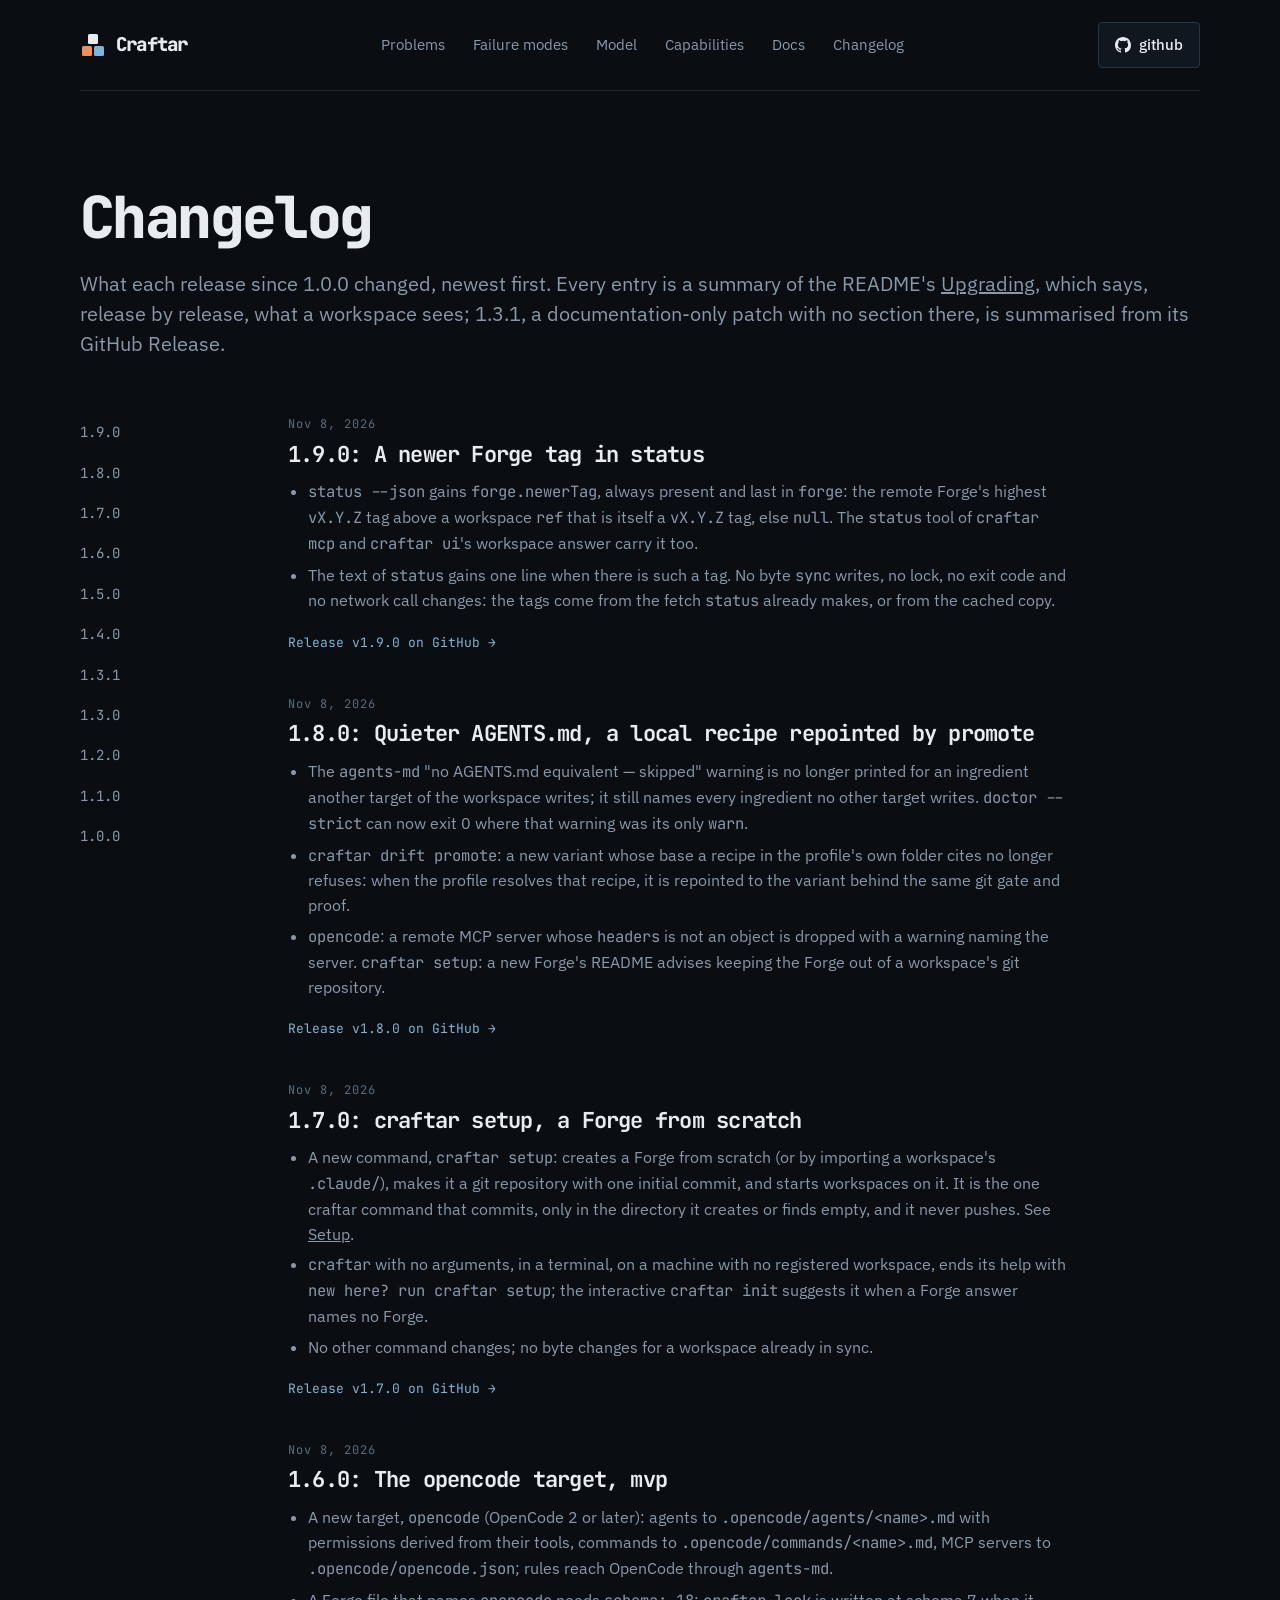
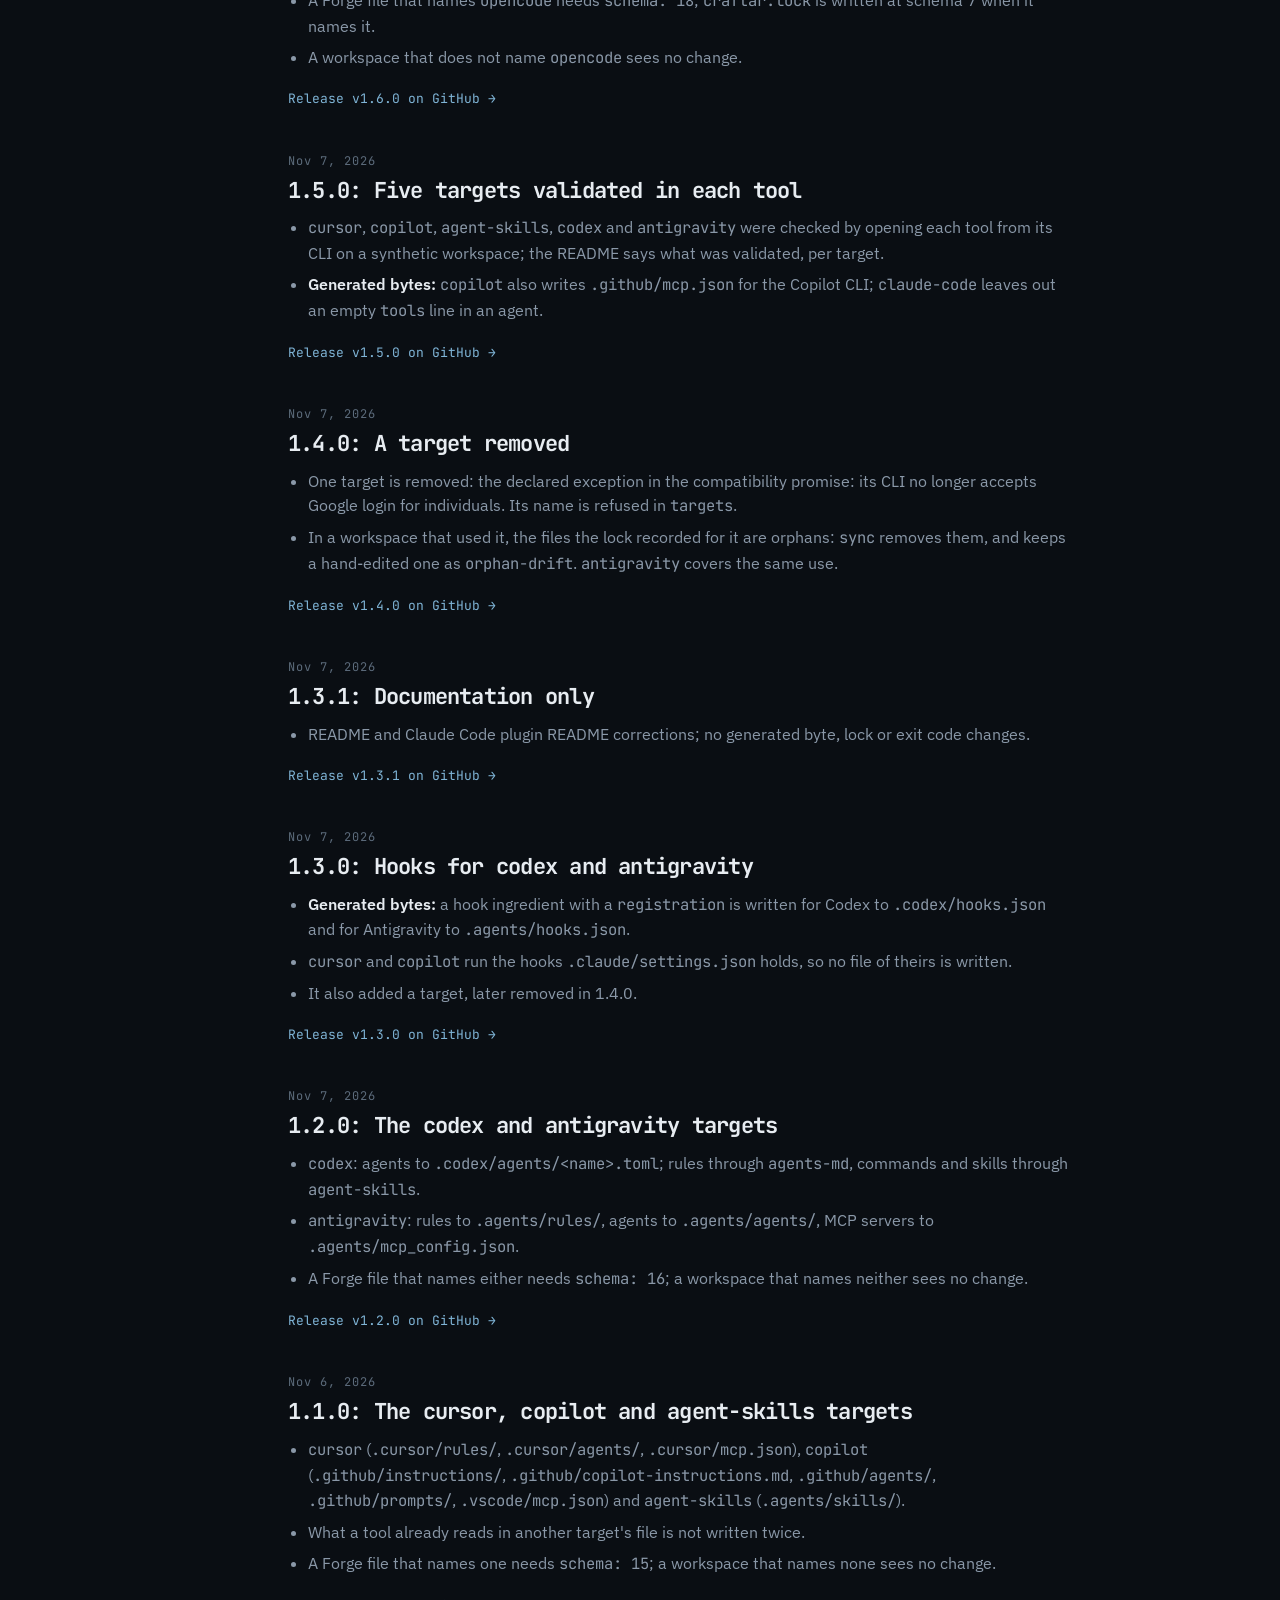
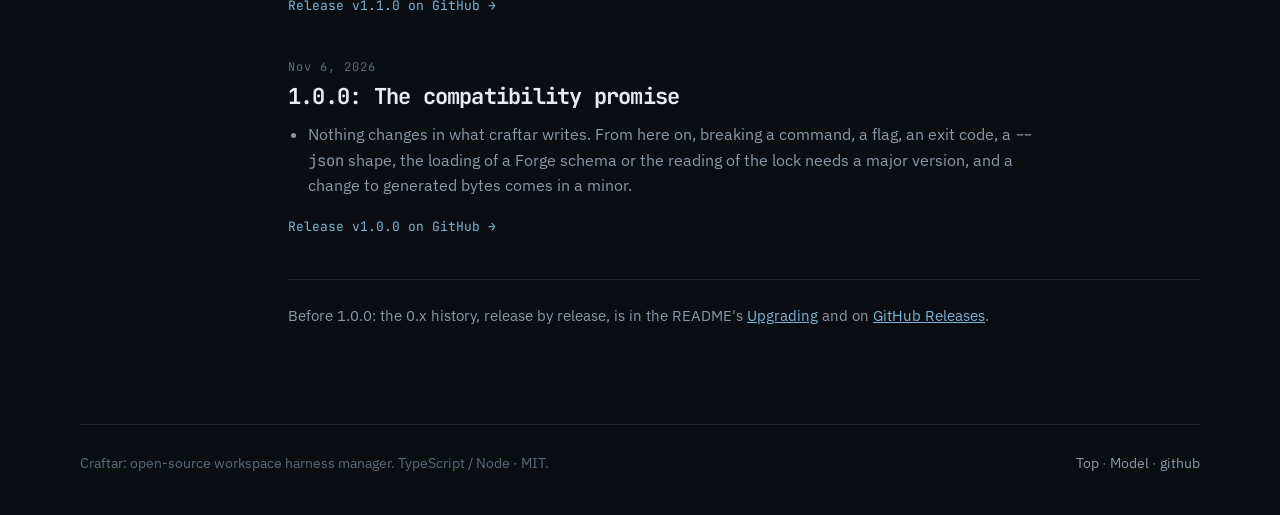
<file: changelog/index.html>
<!DOCTYPE html>
<html lang="en">
<head>
<meta charset="utf-8">
<meta name="viewport" content="width=device-width, initial-scale=1">
<title>Craftar changelog: every release since 1.0.0</title>
<meta name="description" content="What each Craftar release since 1.0.0 changed (new targets, generated-byte changes and what a workspace sees), with the 0.x history linked.">
<link rel="canonical" href="https://craftar.dev/changelog/">
<meta name="theme-color" content="#0A0E13">

<link rel="icon" type="image/png" sizes="32x32" href="/favicon-32x32.png">
<link rel="icon" type="image/png" sizes="16x16" href="/favicon-16x16.png">
<link rel="icon" type="image/png" sizes="192x192" href="/favicon-192x192.png">
<link rel="apple-touch-icon" href="/apple-touch-icon.png">

<meta property="og:type" content="website">
<meta property="og:site_name" content="Craftar">
<meta property="og:url" content="https://craftar.dev/changelog/">
<meta property="og:title" content="Craftar changelog: every release since 1.0.0">
<meta property="og:description" content="What each Craftar release since 1.0.0 changed (new targets, generated-byte changes and what a workspace sees), with the 0.x history linked.">
<meta property="og:image" content="https://craftar.dev/og.png">
<meta property="og:image:type" content="image/png">
<meta property="og:image:width" content="1200">
<meta property="og:image:height" content="630">
<meta property="og:image:alt" content="Craftar: a build system for AI-coding harnesses. Emits to .claude/, .mcp.json, .kiro/, AGENTS.md, .cursor/, .github/, .agents/, .codex/ and .opencode/.">

<meta name="twitter:card" content="summary_large_image">
<meta name="twitter:title" content="Craftar changelog: every release since 1.0.0">
<meta name="twitter:description" content="What each Craftar release since 1.0.0 changed (new targets, generated-byte changes and what a workspace sees), with the 0.x history linked.">
<meta name="twitter:image" content="https://craftar.dev/og.png">
<script type="application/ld+json">
{"@context":"https://schema.org","@type":"TechArticle","headline":"Craftar changelog: every release since 1.0.0","description":"What each Craftar release since 1.0.0 changed (new targets, generated-byte changes and what a workspace sees), with the 0.x history linked.","url":"https://craftar.dev/changelog/","isPartOf":{"@type":"WebSite","name":"Craftar","url":"https://craftar.dev/"}}
</script>
<link rel="preconnect" href="https://fonts.googleapis.com">
<link rel="stylesheet" href="https://fonts.googleapis.com/css2?family=JetBrains+Mono:wght@400;500;600;700;800&family=IBM+Plex+Sans:wght@400;500;600&display=swap">
<link rel="stylesheet" href="/site.css">
<style>
  .docs { grid-template-columns: minmax(0, 160px) minmax(0, 1fr); }
  @media (max-width: 960px) { .docs { grid-template-columns: minmax(0, 1fr); } .doc-index ol { grid-template-columns: repeat(4, minmax(0, 1fr)); } }
  @media (max-width: 520px) { .doc-index ol { grid-template-columns: repeat(2, minmax(0, 1fr)); } }
  .doc-index ol { font-family: var(--mono); }
  .doc-entries { gap: 40px; }
  .doc-entry h2 { margin-bottom: 12px; }
  .changes { margin: 0 0 14px; padding-left: 20px; color: var(--muted); font-size: 15.5px; display: grid; gap: 6px; }
  .changes strong { color: var(--text); font-weight: 600; }
  .before { color: var(--muted); font-size: 15px; border-top: 1px solid var(--seam); padding-top: 24px; }
  .before a { color: var(--steel); }
</style>
</head>
<body>

<div class="wrap">
  <nav aria-label="Primary">
    <a class="logo" href="/" aria-label="Craftar home">
      <svg viewBox="0 0 26 26" fill="none" aria-hidden="true">
        <rect x="2" y="14" width="10" height="10" rx="1.5" fill="#E9915A"/>
        <rect x="14" y="14" width="10" height="10" rx="1.5" fill="#7FB4D6"/>
        <rect x="8" y="2" width="10" height="10" rx="1.5" fill="#E7ECF1"/>
      </svg>
      Craftar
    </a>
    <ul>
      <li><a href="/#problem">Problems</a></li>
      <li><a href="/#failures">Failure modes</a></li>
      <li><a href="/#model">Model</a></li>
      <li><a href="/#features">Capabilities</a></li>
      <li><a href="/docs/">Docs</a></li>
      <li><a href="/changelog/" aria-current="page">Changelog</a></li>
    </ul>
    <a class="btn" href="https://github.com/llima/craftar-cli" rel="noopener">
      <svg viewBox="0 0 16 16" fill="currentColor" aria-hidden="true"><path d="M8 0C3.58 0 0 3.58 0 8c0 3.54 2.29 6.53 5.47 7.59.4.07.55-.17.55-.38 0-.19-.01-.82-.01-1.49-2.01.37-2.53-.49-2.69-.94-.09-.23-.48-.94-.82-1.13-.28-.15-.68-.52-.01-.53.63-.01 1.08.58 1.23.82.72 1.21 1.87.87 2.33.66.07-.52.28-.87.51-1.07-1.78-.2-3.64-.89-3.64-3.95 0-.87.31-1.59.82-2.15-.08-.2-.36-1.02.08-2.12 0 0 .67-.21 2.2.82a7.6 7.6 0 0 1 4 0c1.53-1.04 2.2-.82 2.2-.82.44 1.1.16 1.92.08 2.12.51.56.82 1.27.82 2.15 0 3.07-1.87 3.75-3.65 3.95.29.25.54.73.54 1.48 0 1.07-.01 1.93-.01 2.2 0 .21.15.46.55.38A8.01 8.01 0 0 0 16 8c0-4.42-3.58-8-8-8z"/></svg>
      github
    </a>
  </nav>

  <section id="changelog">
    <h1>Changelog</h1>
    <p class="lede" style="margin-top:22px">What each release since 1.0.0 changed, newest first. Every entry is a summary of the README's <a href="https://github.com/llima/craftar-cli#upgrading" rel="noopener">Upgrading</a>, which says, release by release, what a workspace sees; 1.3.1, a documentation-only patch with no section there, is summarised from its GitHub Release.</p>

    <div class="docs">
      <nav class="doc-index" aria-label="Releases">
        <ol>
          <li><a href="#v1-9-0">1.9.0</a></li>
          <li><a href="#v1-8-0">1.8.0</a></li>
          <li><a href="#v1-7-0">1.7.0</a></li>
          <li><a href="#v1-6-0">1.6.0</a></li>
          <li><a href="#v1-5-0">1.5.0</a></li>
          <li><a href="#v1-4-0">1.4.0</a></li>
          <li><a href="#v1-3-1">1.3.1</a></li>
          <li><a href="#v1-3-0">1.3.0</a></li>
          <li><a href="#v1-2-0">1.2.0</a></li>
          <li><a href="#v1-1-0">1.1.0</a></li>
          <li><a href="#v1-0-0">1.0.0</a></li>
        </ol>
      </nav>

      <div class="doc-entries">
        <article class="doc-entry" id="v1-9-0">
          <div class="id"><time datetime="2026-11-08">Nov 8, 2026</time></div>
          <h2>1.9.0: A newer Forge tag in status</h2>
          <ul class="changes">
            <li><code>status --json</code> gains <code>forge.newerTag</code>, always present and last in <code>forge</code>: the remote Forge's highest <code>vX.Y.Z</code> tag above a workspace <code>ref</code> that is itself a <code>vX.Y.Z</code> tag, else <code>null</code>. The <code>status</code> tool of <code>craftar mcp</code> and <code>craftar ui</code>'s workspace answer carry it too.</li>
            <li>The text of <code>status</code> gains one line when there is such a tag. No byte <code>sync</code> writes, no lock, no exit code and no network call changes: the tags come from the fetch <code>status</code> already makes, or from the cached copy.</li>
          </ul>
          <a class="doc-back" href="https://github.com/llima/craftar-cli/releases/tag/v1.9.0" rel="noopener">Release v1.9.0 on GitHub →</a>
        </article>

        <article class="doc-entry" id="v1-8-0">
          <div class="id"><time datetime="2026-11-08">Nov 8, 2026</time></div>
          <h2>1.8.0: Quieter AGENTS.md, a local recipe repointed by promote</h2>
          <ul class="changes">
            <li>The <code>agents-md</code> "no AGENTS.md equivalent — skipped" warning is no longer printed for an ingredient another target of the workspace writes; it still names every ingredient no other target writes. <code>doctor --strict</code> can now exit 0 where that warning was its only <code>warn</code>.</li>
            <li><code>craftar drift promote</code>: a new variant whose base a recipe in the profile's own folder cites no longer refuses: when the profile resolves that recipe, it is repointed to the variant behind the same git gate and proof.</li>
            <li><code>opencode</code>: a remote MCP server whose <code>headers</code> is not an object is dropped with a warning naming the server. <code>craftar setup</code>: a new Forge's README advises keeping the Forge out of a workspace's git repository.</li>
          </ul>
          <a class="doc-back" href="https://github.com/llima/craftar-cli/releases/tag/v1.8.0" rel="noopener">Release v1.8.0 on GitHub →</a>
        </article>

        <article class="doc-entry" id="v1-7-0">
          <div class="id"><time datetime="2026-11-08">Nov 8, 2026</time></div>
          <h2>1.7.0: craftar setup, a Forge from scratch</h2>
          <ul class="changes">
            <li>A new command, <code>craftar setup</code>: creates a Forge from scratch (or by importing a workspace's <code>.claude/</code>), makes it a git repository with one initial commit, and starts workspaces on it. It is the one craftar command that commits, only in the directory it creates or finds empty, and it never pushes. See <a href="/docs/#setup">Setup</a>.</li>
            <li><code>craftar</code> with no arguments, in a terminal, on a machine with no registered workspace, ends its help with <code>new here? run craftar setup</code>; the interactive <code>craftar init</code> suggests it when a Forge answer names no Forge.</li>
            <li>No other command changes; no byte changes for a workspace already in sync.</li>
          </ul>
          <a class="doc-back" href="https://github.com/llima/craftar-cli/releases/tag/v1.7.0" rel="noopener">Release v1.7.0 on GitHub →</a>
        </article>

        <article class="doc-entry" id="v1-6-0">
          <div class="id"><time datetime="2026-11-08">Nov 8, 2026</time></div>
          <h2>1.6.0: The opencode target, mvp</h2>
          <ul class="changes">
            <li>A new target, <code>opencode</code> (OpenCode 2 or later): agents to <code>.opencode/agents/&lt;name&gt;.md</code> with permissions derived from their tools, commands to <code>.opencode/commands/&lt;name&gt;.md</code>, MCP servers to <code>.opencode/opencode.json</code>; rules reach OpenCode through <code>agents-md</code>.</li>
            <li>A Forge file that names <code>opencode</code> needs <code>schema: 18</code>; <code>craftar.lock</code> is written at schema 7 when it names it.</li>
            <li>A workspace that does not name <code>opencode</code> sees no change.</li>
          </ul>
          <a class="doc-back" href="https://github.com/llima/craftar-cli/releases/tag/v1.6.0" rel="noopener">Release v1.6.0 on GitHub →</a>
        </article>

        <article class="doc-entry" id="v1-5-0">
          <div class="id"><time datetime="2026-11-07">Nov 7, 2026</time></div>
          <h2>1.5.0: Five targets validated in each tool</h2>
          <ul class="changes">
            <li><code>cursor</code>, <code>copilot</code>, <code>agent-skills</code>, <code>codex</code> and <code>antigravity</code> were checked by opening each tool from its CLI on a synthetic workspace; the README says what was validated, per target.</li>
            <li><strong>Generated bytes:</strong> <code>copilot</code> also writes <code>.github/mcp.json</code> for the Copilot CLI; <code>claude-code</code> leaves out an empty <code>tools</code> line in an agent.</li>
          </ul>
          <a class="doc-back" href="https://github.com/llima/craftar-cli/releases/tag/v1.5.0" rel="noopener">Release v1.5.0 on GitHub →</a>
        </article>

        <article class="doc-entry" id="v1-4-0">
          <div class="id"><time datetime="2026-11-07">Nov 7, 2026</time></div>
          <h2>1.4.0: A target removed</h2>
          <ul class="changes">
            <li>One target is removed: the declared exception in the compatibility promise: its CLI no longer accepts Google login for individuals. Its name is refused in <code>targets</code>.</li>
            <li>In a workspace that used it, the files the lock recorded for it are orphans: <code>sync</code> removes them, and keeps a hand-edited one as <code>orphan-drift</code>. <code>antigravity</code> covers the same use.</li>
          </ul>
          <a class="doc-back" href="https://github.com/llima/craftar-cli/releases/tag/v1.4.0" rel="noopener">Release v1.4.0 on GitHub →</a>
        </article>

        <article class="doc-entry" id="v1-3-1">
          <div class="id"><time datetime="2026-11-07">Nov 7, 2026</time></div>
          <h2>1.3.1: Documentation only</h2>
          <ul class="changes">
            <li>README and Claude Code plugin README corrections; no generated byte, lock or exit code changes.</li>
          </ul>
          <a class="doc-back" href="https://github.com/llima/craftar-cli/releases/tag/v1.3.1" rel="noopener">Release v1.3.1 on GitHub →</a>
        </article>

        <article class="doc-entry" id="v1-3-0">
          <div class="id"><time datetime="2026-11-07">Nov 7, 2026</time></div>
          <h2>1.3.0: Hooks for codex and antigravity</h2>
          <ul class="changes">
            <li><strong>Generated bytes:</strong> a hook ingredient with a <code>registration</code> is written for Codex to <code>.codex/hooks.json</code> and for Antigravity to <code>.agents/hooks.json</code>.</li>
            <li><code>cursor</code> and <code>copilot</code> run the hooks <code>.claude/settings.json</code> holds, so no file of theirs is written.</li>
            <li>It also added a target, later removed in 1.4.0.</li>
          </ul>
          <a class="doc-back" href="https://github.com/llima/craftar-cli/releases/tag/v1.3.0" rel="noopener">Release v1.3.0 on GitHub →</a>
        </article>

        <article class="doc-entry" id="v1-2-0">
          <div class="id"><time datetime="2026-11-07">Nov 7, 2026</time></div>
          <h2>1.2.0: The codex and antigravity targets</h2>
          <ul class="changes">
            <li><code>codex</code>: agents to <code>.codex/agents/&lt;name&gt;.toml</code>; rules through <code>agents-md</code>, commands and skills through <code>agent-skills</code>.</li>
            <li><code>antigravity</code>: rules to <code>.agents/rules/</code>, agents to <code>.agents/agents/</code>, MCP servers to <code>.agents/mcp_config.json</code>.</li>
            <li>A Forge file that names either needs <code>schema: 16</code>; a workspace that names neither sees no change.</li>
          </ul>
          <a class="doc-back" href="https://github.com/llima/craftar-cli/releases/tag/v1.2.0" rel="noopener">Release v1.2.0 on GitHub →</a>
        </article>

        <article class="doc-entry" id="v1-1-0">
          <div class="id"><time datetime="2026-11-06">Nov 6, 2026</time></div>
          <h2>1.1.0: The cursor, copilot and agent-skills targets</h2>
          <ul class="changes">
            <li><code>cursor</code> (<code>.cursor/rules/</code>, <code>.cursor/agents/</code>, <code>.cursor/mcp.json</code>), <code>copilot</code> (<code>.github/instructions/</code>, <code>.github/copilot-instructions.md</code>, <code>.github/agents/</code>, <code>.github/prompts/</code>, <code>.vscode/mcp.json</code>) and <code>agent-skills</code> (<code>.agents/skills/</code>).</li>
            <li>What a tool already reads in another target's file is not written twice.</li>
            <li>A Forge file that names one needs <code>schema: 15</code>; a workspace that names none sees no change.</li>
          </ul>
          <a class="doc-back" href="https://github.com/llima/craftar-cli/releases/tag/v1.1.0" rel="noopener">Release v1.1.0 on GitHub →</a>
        </article>

        <article class="doc-entry" id="v1-0-0">
          <div class="id"><time datetime="2026-11-06">Nov 6, 2026</time></div>
          <h2>1.0.0: The compatibility promise</h2>
          <ul class="changes">
            <li>Nothing changes in what craftar writes. From here on, breaking a command, a flag, an exit code, a <code>--json</code> shape, the loading of a Forge schema or the reading of the lock needs a major version, and a change to generated bytes comes in a minor.</li>
          </ul>
          <a class="doc-back" href="https://github.com/llima/craftar-cli/releases/tag/v1.0.0" rel="noopener">Release v1.0.0 on GitHub →</a>
        </article>

        <p class="before">Before 1.0.0: the 0.x history, release by release, is in the README's <a href="https://github.com/llima/craftar-cli#upgrading" rel="noopener">Upgrading</a> and on <a href="https://github.com/llima/craftar-cli/releases" rel="noopener">GitHub Releases</a>.</p>
      </div>
    </div>
  </section>

  <footer>
    <span>Craftar: open-source workspace harness manager. TypeScript / Node · MIT.</span>
    <span><a href="#changelog">Top</a> · <a href="/#model">Model</a> · <a href="https://github.com/llima/craftar-cli" rel="noopener">github</a></span>
  </footer>
</div>
</body>
</html>
</file>
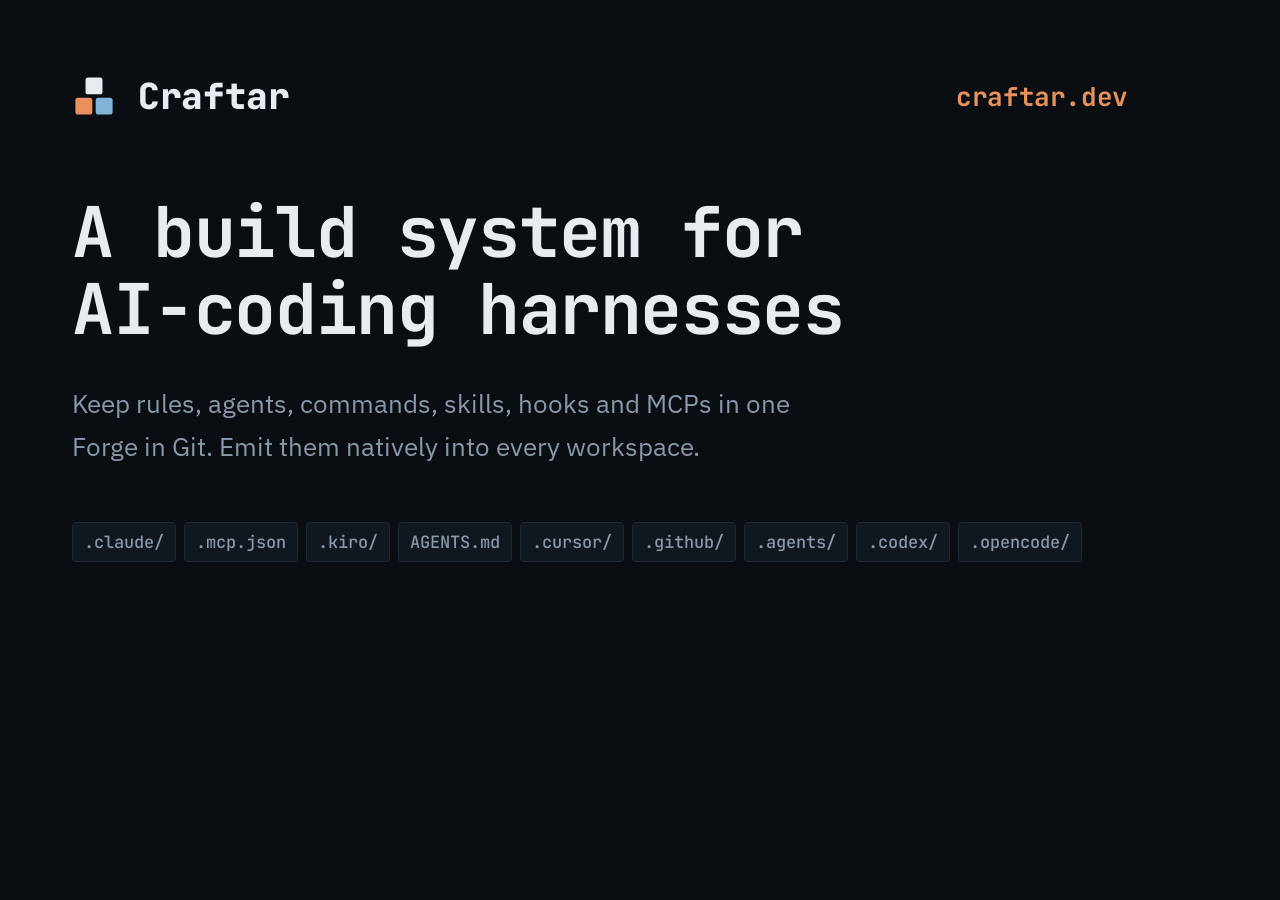
<file: og.html>
<!DOCTYPE html>
<html lang="en">
<head>
<meta charset="utf-8">
<meta name="robots" content="noindex">
<title>Craftar — og.png source</title>
<!-- Source of /og.png. Render the .card element at 1200×630 (device scale 1) and save it as og.png. -->
<link rel="preconnect" href="https://fonts.googleapis.com">
<link rel="stylesheet" href="https://fonts.googleapis.com/css2?family=JetBrains+Mono:wght@500;700;800&family=IBM+Plex+Sans:wght@400&display=swap">
<style>
  :root {
    --ink: #0A0E13; --plate: #11171F; --seam: #1C2733;
    --text: #E7ECF1; --muted: #8A98A8; --ember: #E9915A;
    --mono: "JetBrains Mono", "SFMono-Regular", Menlo, Consolas, monospace;
    --body: "IBM Plex Sans", "Helvetica Neue", Arial, sans-serif;
  }
  html, body { margin: 0; background: var(--ink); }
  .card {
    position: relative; width: 1200px; height: 630px; overflow: hidden; box-sizing: border-box;
    padding: 72px 72px 0; color: var(--text); background-color: var(--ink);
  }
  .brand { display: flex; align-items: center; gap: 22px; font-family: var(--mono); font-weight: 800; font-size: 36px; letter-spacing: -.01em; }
  .brand svg { width: 44px; height: 44px; }
  h1 { margin: 74px 0 0; font-family: var(--mono); font-weight: 700; font-size: 70px; line-height: 1.1; letter-spacing: -.02em; }
  p { margin: 34px 0 0; max-width: 760px; font-family: var(--body); font-size: 26px; line-height: 1.65; color: var(--muted); }
  .foot { position: absolute; left: 72px; right: 72px; bottom: 68px; display: flex; align-items: center; justify-content: space-between; }
  .chips { display: flex; gap: 8px; }
  .chip { font-family: var(--mono); font-weight: 500; font-size: 17px; color: var(--muted); background: var(--plate); border: 1px solid var(--seam); border-radius: 4px; padding: 8px 11px; }
  .site { font-family: var(--mono); font-weight: 700; font-size: 26px; color: var(--ember); margin-left: auto; }
</style>
</head>
<body>
<div class="card">
  <div class="brand">
    <svg viewBox="0 0 26 26" aria-hidden="true">
      <rect x="2" y="14" width="10" height="10" rx="1.5" fill="#E9915A"/>
      <rect x="14" y="14" width="10" height="10" rx="1.5" fill="#7FB4D6"/>
      <rect x="8" y="2" width="10" height="10" rx="1.5" fill="#E7ECF1"/>
    </svg>
    Craftar
    <span class="site">craftar.dev</span>
  </div>
  <h1>A build system for<br>AI-coding harnesses</h1>
  <p>Keep rules, agents, commands, skills, hooks and MCPs in one Forge in Git. Emit them natively into every workspace.</p>
  <div class="foot">
    <div class="chips">
      <span class="chip">.claude/</span>
      <span class="chip">.mcp.json</span>
      <span class="chip">.kiro/</span>
      <span class="chip">AGENTS.md</span>
      <span class="chip">.cursor/</span>
      <span class="chip">.github/</span>
      <span class="chip">.agents/</span>
      <span class="chip">.codex/</span>
      <span class="chip">.opencode/</span>
    </div>
  </div>
</div>
</body>
</html>
</file>
<file: site.css>
:root {
  --ink: #0A0E13;
  --plate: #11171F;
  --plate-2: #161E28;
  --seam: #1C2733;
  --seam-2: #263443;
  --text: #E7ECF1;
  --muted: #8A98A8;
  --faint: #5C6B7B;
  --ember: #E9915A;
  --ember-soft: rgba(233,145,90,.14);
  --steel: #7FB4D6;
  --steel-soft: rgba(127,180,214,.14);
  --ok: #7BC48A;
  --warn: #E0B35A;
  --display: "JetBrains Mono", "SFMono-Regular", Menlo, Consolas, monospace;
  --body: "IBM Plex Sans", "Helvetica Neue", Arial, sans-serif;
  --mono: "JetBrains Mono", "SFMono-Regular", Menlo, Consolas, monospace;
  --w: 1120px;
  --r: 4px;
}
* { box-sizing: border-box; }
html { color-scheme: dark; scroll-behavior: smooth; }
body {
  margin: 0; background: var(--ink); color: var(--text);
  font-family: var(--body); font-size: 17px; line-height: 1.6;
  -webkit-font-smoothing: antialiased;
  padding-block: 0; padding-inline: 24px;
}
@media (prefers-reduced-motion: reduce) { html { scroll-behavior: auto; } *, *::before, *::after { animation: none !important; transition: none !important; } }
a { color: inherit; }
a:focus-visible, button:focus-visible { outline: 2px solid var(--steel); outline-offset: 3px; }
code, pre, kbd, .mono { font-family: var(--mono); }
/* JetBrains Mono ligatures turn <!-- and --> into arrows; a literal marker must read as typed */
code.nolig { font-variant-ligatures: none; font-feature-settings: "calt" 0, "liga" 0; }
.wrap { max-width: var(--w); margin-inline: auto; }
h1, h2, h3 { font-family: var(--display); text-wrap: balance; margin: 0; letter-spacing: -.03em; }
h1 { font-size: clamp(34px, 4.6vw, 58px); line-height: 1.04; font-weight: 800; letter-spacing: -.045em; }
h2 { font-size: clamp(24px, 2.8vw, 36px); line-height: 1.12; font-weight: 700; letter-spacing: -.035em; }
h3 { font-size: 18px; line-height: 1.3; font-weight: 700; }
p { margin: 0; }
.lede { font-size: 20px; line-height: 1.5; color: var(--muted); }
.prose { color: var(--muted); }
.prose p + p { margin-top: 1em; }
.prose strong, .lede strong { color: var(--text); font-weight: 600; }
section { padding-block: 96px; border-top: 1px solid var(--seam); }
@media (max-width: 720px) { section { padding-block: 64px; } body { font-size: 16px; } }

/* ---------- nav ---------- */
nav { display: flex; align-items: center; justify-content: space-between; gap: 24px; padding-block: 22px; }
.logo { display: inline-flex; align-items: center; gap: 10px; text-decoration: none; font-family: var(--display); font-weight: 800; font-size: 19px; letter-spacing: -.04em; }
.logo svg { width: 26px; height: 26px; }
nav ul { list-style: none; margin: 0; padding: 0; display: flex; gap: 28px; font-size: 15px; color: var(--muted); }
nav ul a { text-decoration: none; } nav ul a:hover { color: var(--text); }
@media (max-width: 860px) { nav ul { display: none; } }
.btn {
  display: inline-flex; align-items: center; gap: 8px; padding: 10px 16px; border-radius: var(--r);
  font-size: 15px; font-weight: 500; text-decoration: none; border: 1px solid var(--seam-2); color: var(--text);
  background: var(--plate); transition: border-color .15s, background .15s;
}
.btn:hover { border-color: var(--faint); background: var(--plate-2); }
.btn.primary { background: var(--ember); border-color: var(--ember); color: #1A0F08; font-weight: 600; }
.btn.primary:hover { background: #F0A36F; border-color: #F0A36F; }
.btn svg { width: 16px; height: 16px; }

/* ---------- pills, command lines, back links ---------- */
.pill { font-family: var(--mono); font-size: 10.5px; letter-spacing: .08em; text-transform: uppercase; padding: 2px 7px; border-radius: 3px; border: 1px solid var(--seam-2); color: var(--muted); }
.pill.now { color: var(--ok); border-color: rgba(123,196,138,.4); }
.pill.mvp { color: var(--ember); border-color: rgba(233,145,90,.4); }
.cmds { display: grid; gap: 4px; }
.cmds code { display: block; font-size: 13px; color: var(--text); background: var(--plate); border: 1px solid var(--seam); border-radius: 3px; padding: 6px 10px; white-space: pre-wrap; overflow-wrap: anywhere; }
.cmds code .p { color: var(--ember); } .cmds code .c { color: var(--faint); }
.doc-back { font-family: var(--mono); font-size: 13px; color: var(--steel); text-decoration: none; }
.doc-back:hover, .doc-back:focus { text-decoration: underline; }

/* ---------- colophon / stamp ---------- */
.colophon { border-top: 1px solid var(--seam); padding-block: 56px; display: grid; grid-template-columns: auto minmax(0,1fr); gap: 40px; align-items: center; }
@media (max-width: 720px) { .colophon { grid-template-columns: 1fr; } }
.colophon p { color: var(--muted); font-size: 15px; }
.colophon a { color: var(--steel); text-decoration: none; }
.stamp { position: relative; display: grid; place-items: center; width: 134px; height: 134px; border-radius: 50%; border: 2.5px solid var(--ember); color: var(--ember); font-family: var(--mono); text-transform: uppercase; transform: rotate(-8deg); text-decoration: none; user-select: none; opacity: .9; }
.stamp::before { content: ""; position: absolute; inset: 4px; border-radius: 50%; border: 1px dashed var(--ember); opacity: .7; }
.stamp .ring { position: absolute; inset: 0; width: 100%; height: 100%; }
.stamp .ring text { font-family: var(--mono); font-size: 10.5px; letter-spacing: .16em; fill: var(--ember); font-weight: 500; }
.stamp .center { display: grid; justify-items: center; gap: 5px; }
.stamp .big { font-size: 35px; font-weight: 800; letter-spacing: -.02em; line-height: 1; }
.stamp .mid { font-size: 11px; letter-spacing: .28em; line-height: 1; }
.stamp .sep { width: 44px; height: 1px; background: var(--ember); opacity: .8; }
.stamp .small { font-size: 8px; letter-spacing: .1em; text-transform: none; opacity: .85; }
.stamp:hover { opacity: 1; }
.colophon .stamp, .colophon .stamp:hover { color: var(--ember); }

/* terminal title bar: home figures and /docs/ terminals */
.term-bar { display: flex; align-items: center; gap: 8px; padding: 10px 14px; border-bottom: 1px solid var(--seam); background: var(--plate); font-family: var(--mono); font-size: 12px; color: var(--faint); }
.term-bar .dots { display: flex; gap: 6px; margin-right: 6px; }
.term-bar .dots i { width: 10px; height: 10px; border-radius: 50%; background: var(--seam-2); display: block; }

/* tables: the home's failure modes and the /docs/ capability matrix */
table { border-collapse: collapse; width: 100%; min-width: 760px; font-size: 14px; }
th, td { text-align: left; padding: 12px 14px; border-bottom: 1px solid var(--seam); vertical-align: top; }
th { font-family: var(--mono); font-size: 11.5px; letter-spacing: .1em; text-transform: uppercase; color: var(--faint); font-weight: 500; background: var(--plate); }
tbody tr:last-child td { border-bottom: 0; }
td:first-child { font-weight: 600; white-space: nowrap; }
td code { font-size: 12.5px; color: var(--muted); }

/* /docs/ and /changelog/ layout: an index beside the entries; each page sets its own columns and gaps */
.docs { margin-top: 56px; display: grid; gap: 48px; align-items: start; }
@media (max-width: 960px) { .docs { grid-template-columns: minmax(0, 1fr); gap: 32px; } }
.doc-index { position: sticky; top: 24px; display: block; padding-block: 0; }
@media (max-width: 960px) { .doc-index { position: static; } }
.doc-index ol { list-style: none; margin: 0; padding: 0; display: grid; gap: 6px; font-size: 14px; }
.doc-index a { color: var(--muted); text-decoration: none; display: block; padding: 6px 0; }
.doc-index a:hover { color: var(--text); }
.doc-entries { display: grid; grid-template-columns: minmax(0, 1fr); }
.doc-entry { scroll-margin-top: 24px; max-width: 78ch; }
.doc-entry .id { font-family: var(--mono); font-size: 12px; color: var(--faint); letter-spacing: .08em; margin-bottom: 8px; }
.doc-entry h2 { font-size: 22px; }

footer { border-top: 1px solid var(--seam); padding-block: 28px 40px; display: flex; flex-wrap: wrap; justify-content: space-between; gap: 12px 24px; font-size: 13.5px; color: var(--faint); }
footer a { text-decoration: none; color: var(--muted); } footer a:hover { color: var(--text); }
</file>
